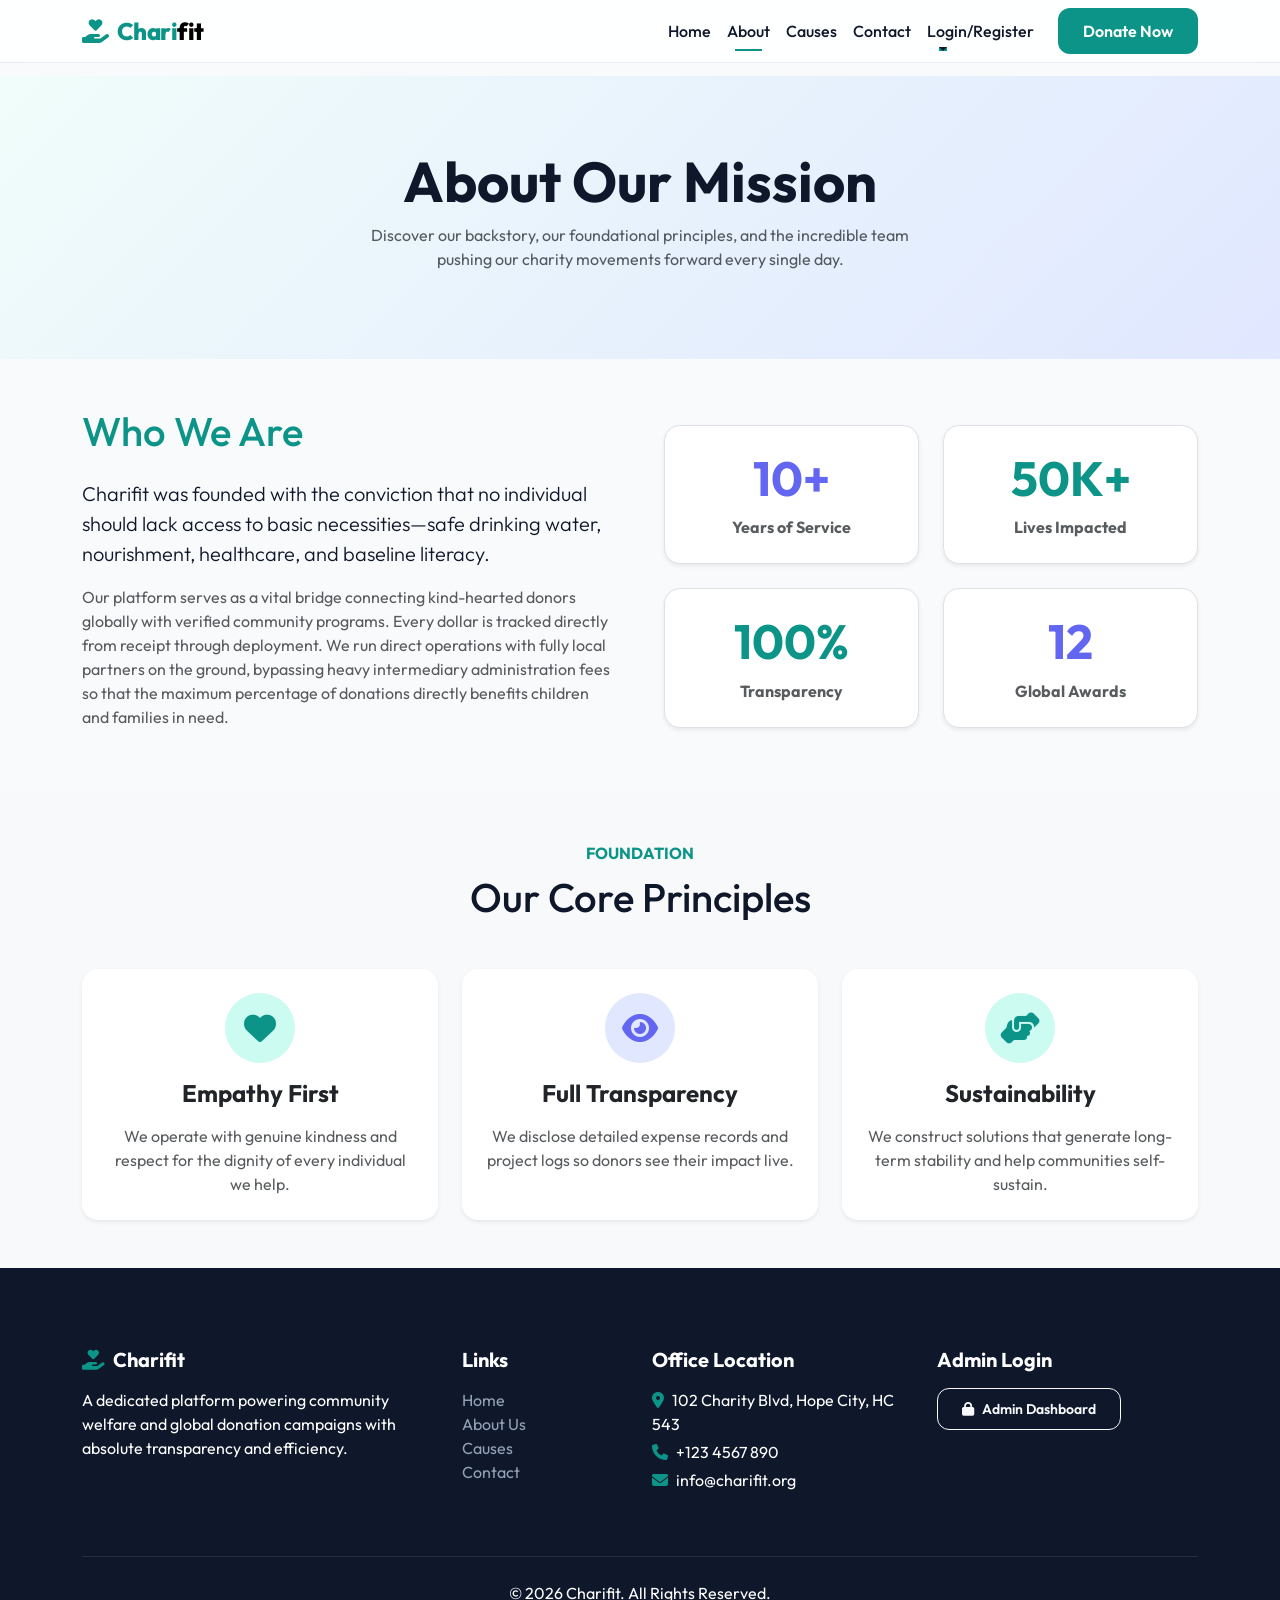
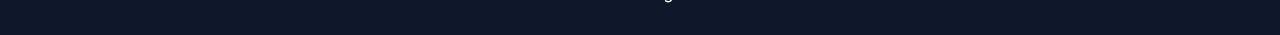
<file: src/main/webapp/about.html>
<!DOCTYPE html>
<html lang="en">
<head>
    <meta charset="UTF-8">
    <meta name="viewport" content="width=device-width, initial-scale=1.0">
    <title>About Us - Charifit</title>
    <!-- Bootstrap 5 CSS -->
    <link href="https://cdn.jsdelivr.net/npm/bootstrap@5.3.3/dist/css/bootstrap.min.css" rel="stylesheet">
    <!-- FontAwesome Icons -->
    <link href="https://cdnjs.cloudflare.com/ajax/libs/font-awesome/6.4.0/css/all.min.css" rel="stylesheet">
    <!-- Custom CSS -->
    <link href="css/style.css" rel="stylesheet">
</head>
<body>

    <!-- Header Navigation -->
    <nav class="navbar navbar-expand-lg navbar-charifit fixed-top">
        <div class="container">
            <a class="navbar-brand" href="index.html">
                <i class="fa-solid fa-hand-holding-heart text-teal me-2"></i><span>Chari</span>fit
            </a>
            <button class="navbar-toggler border-0" type="button" data-bs-toggle="collapse" data-bs-target="#navbarNav" aria-controls="navbarNav" aria-expanded="false" aria-label="Toggle navigation">
                <span class="navbar-toggler-icon"></span>
            </button>
            <div class="collapse navbar-collapse" id="navbarNav">
                <ul class="navbar-nav ms-auto align-items-center">
                    <li class="nav-item"><a class="nav-link" href="index.html">Home</a></li>
                    <li class="nav-item"><a class="nav-link active" href="about.html">About</a></li>
                    <li class="nav-item"><a class="nav-link" href="causes.html">Causes</a></li>
                    <li class="nav-item"><a class="nav-link" href="contact.html">Contact</a></li>
                    <li class="nav-item dropdown">
					    <a class="nav-link dropdown-toggle" href="#" id="loginLink" role="button" data-bs-toggle="dropdown">
					        Login/Register
					    </a>
					
					    <ul class="dropdown-menu">
					        <li><a class="dropdown-item" href="profile.html">My Profile</a></li>
					        <li><a class="dropdown-item" href="my-donations.html">My Donations</a></li>
					        <li><hr class="dropdown-divider"></li>
					        <li><a class="dropdown-item text-danger" href="#" onclick = "logoutUser(); return false;">Logout</a></li>
					    </ul>
					</li>

                    <li class="nav-item ms-lg-3 mt-3 mt-lg-0">
                        <a href="donate.html" class="btn btn-teal">Donate Now</a>
                    </li>
                </ul>
            </div>
        </div>
    </nav>

    <!-- Subpage Banner -->
    <section class="py-5 text-center" style="background: linear-gradient(135deg, #f0fdfa 0%, #e0e7ff 100%); margin-top: 76px;">
        <div class="container py-4">
            <h1 class="display-4 fw-bold">About Our Mission</h1>
            <p class="text-muted col-md-6 mx-auto">Discover our backstory, our foundational principles, and the incredible team pushing our charity movements forward every single day.</p>
        </div>
    </section>

    <!-- Detailed Bio Section -->
    <section class="py-5">
        <div class="container">
            <div class="row align-items-center g-5">
                <div class="col-lg-6">
                    <h2 class="h1 mb-4 text-teal">Who We Are</h2>
                    <p class="lead">Charifit was founded with the conviction that no individual should lack access to basic necessities—safe drinking water, nourishment, healthcare, and baseline literacy.</p>
                    <p class="text-muted">Our platform serves as a vital bridge connecting kind-hearted donors globally with verified community programs. Every dollar is tracked directly from receipt through deployment. We run direct operations with fully local partners on the ground, bypassing heavy intermediary administration fees so that the maximum percentage of donations directly benefits children and families in need.</p>
                </div>
                <div class="col-lg-6">
                    <div class="row g-4">
                        <div class="col-6">
                            <div class="p-4 bg-white border rounded-4 text-center shadow-sm">
                                <h3 class="display-5 fw-bold text-indigo">10+</h3>
                                <p class="text-muted mb-0 fw-bold">Years of Service</p>
                            </div>
                        </div>
                        <div class="col-6">
                            <div class="p-4 bg-white border rounded-4 text-center shadow-sm">
                                <h3 class="display-5 fw-bold text-teal">50K+</h3>
                                <p class="text-muted mb-0 fw-bold">Lives Impacted</p>
                            </div>
                        </div>
                        <div class="col-6">
                            <div class="p-4 bg-white border rounded-4 text-center shadow-sm">
                                <h3 class="display-5 fw-bold text-teal">100%</h3>
                                <p class="text-muted mb-0 fw-bold">Transparency</p>
                            </div>
                        </div>
                        <div class="col-6">
                            <div class="p-4 bg-white border rounded-4 text-center shadow-sm">
                                <h3 class="display-5 fw-bold text-indigo">12</h3>
                                <p class="text-muted mb-0 fw-bold">Global Awards</p>
                            </div>
                        </div>
                    </div>
                </div>
            </div>
        </div>
    </section>

    <!-- Core Values -->
    <section class="py-5 bg-light">
        <div class="container">
            <div class="text-center mb-5">
                <span class="text-teal fw-bold text-uppercase">Foundation</span>
                <h2 class="h1 mt-2">Our Core Principles</h2>
            </div>
            <div class="row g-4 text-center">
                <div class="col-md-4">
                    <div class="card border-0 shadow-sm rounded-4 h-100 p-4">
                        <div class="rounded-circle bg-teal-light text-teal mx-auto mb-3 p-3" style="width: 70px; height: 70px; display: flex; align-items: center; justify-content: center;">
                            <i class="fa-solid fa-heart fa-2xl"></i>
                        </div>
                        <h4 class="mb-3">Empathy First</h4>
                        <p class="text-muted mb-0">We operate with genuine kindness and respect for the dignity of every individual we help.</p>
                    </div>
                </div>
                <div class="col-md-4">
                    <div class="card border-0 shadow-sm rounded-4 h-100 p-4">
                        <div class="rounded-circle bg-indigo-light text-indigo mx-auto mb-3 p-3" style="width: 70px; height: 70px; display: flex; align-items: center; justify-content: center;">
                            <i class="fa-solid fa-eye fa-2xl"></i>
                        </div>
                        <h4 class="mb-3">Full Transparency</h4>
                        <p class="text-muted mb-0">We disclose detailed expense records and project logs so donors see their impact live.</p>
                    </div>
                </div>
                <div class="col-md-4">
                    <div class="card border-0 shadow-sm rounded-4 h-100 p-4">
                        <div class="rounded-circle bg-teal-light text-teal mx-auto mb-3 p-3" style="width: 70px; height: 70px; display: flex; align-items: center; justify-content: center;">
                            <i class="fa-solid fa-handshake-angle fa-2xl"></i>
                        </div>
                        <h4 class="mb-3">Sustainability</h4>
                        <p class="text-muted mb-0">We construct solutions that generate long-term stability and help communities self-sustain.</p>
                    </div>
                </div>
            </div>
        </div>
    </section>

    <!-- Footer -->
    <footer>
        <div class="container">
            <div class="row g-4">
                <div class="col-lg-4 col-md-6">
                    <h5 class="fw-bold mb-3"><i class="fa-solid fa-hand-holding-heart text-teal me-2"></i>Chari<span>fit</span></h5>
                    <p class="text-white">A dedicated platform powering community welfare and global donation campaigns with absolute transparency and efficiency.</p>
                </div>
                <div class="col-lg-2 col-md-6">
                    <h5 class="fw-bold mb-3">Links</h5>
                    <ul class="list-unstyled">
                        <li><a href="index.html">Home</a></li>
                        <li><a href="about.html">About Us</a></li>
                        <li><a href="causes.html">Causes</a></li>
                        <li><a href="contact.html">Contact</a></li>
                    </ul>
                </div>
                <div class="col-lg-3 col-md-6">
                    <h5 class="fw-bold mb-3">Office Location</h5>
                    <p class="text-white mb-1"><i class="fa-solid fa-location-dot me-2 text-teal"></i>102 Charity Blvd, Hope City, HC 543</p>
                    <p class="text-white mb-1"><i class="fa-solid fa-phone me-2 text-teal"></i>+123 4567 890</p>
                    <p class="text-white"><i class="fa-solid fa-envelope me-2 text-teal"></i>info@charifit.org</p>
                </div>
                <div class="col-lg-3 col-md-6">
                    <h5 class="fw-bold mb-3">Admin Login</h5>
                    <a href="login.html" class="btn btn-sm btn-outline-light"><i class="fa-solid fa-lock me-2"></i>Admin Dashboard</a>
                </div>
            </div>
            <hr class="mt-5 border-secondary">
            <div class="text-center text-white mt-4">
                <p class="mb-0">&copy; 2026 Charifit. All Rights Reserved.</p>
            </div>
        </div>
    </footer>

    <!-- Bootstrap 5 JavaScript Bundle -->
    <script src="https://cdn.jsdelivr.net/npm/bootstrap@5.3.0/dist/js/bootstrap.bundle.min.js"></script>
    <!-- Custom General Logic -->
    <script src="js/auth.js"></script>
    <script src="js/app.js"></script>
</body>
</html>
</file>
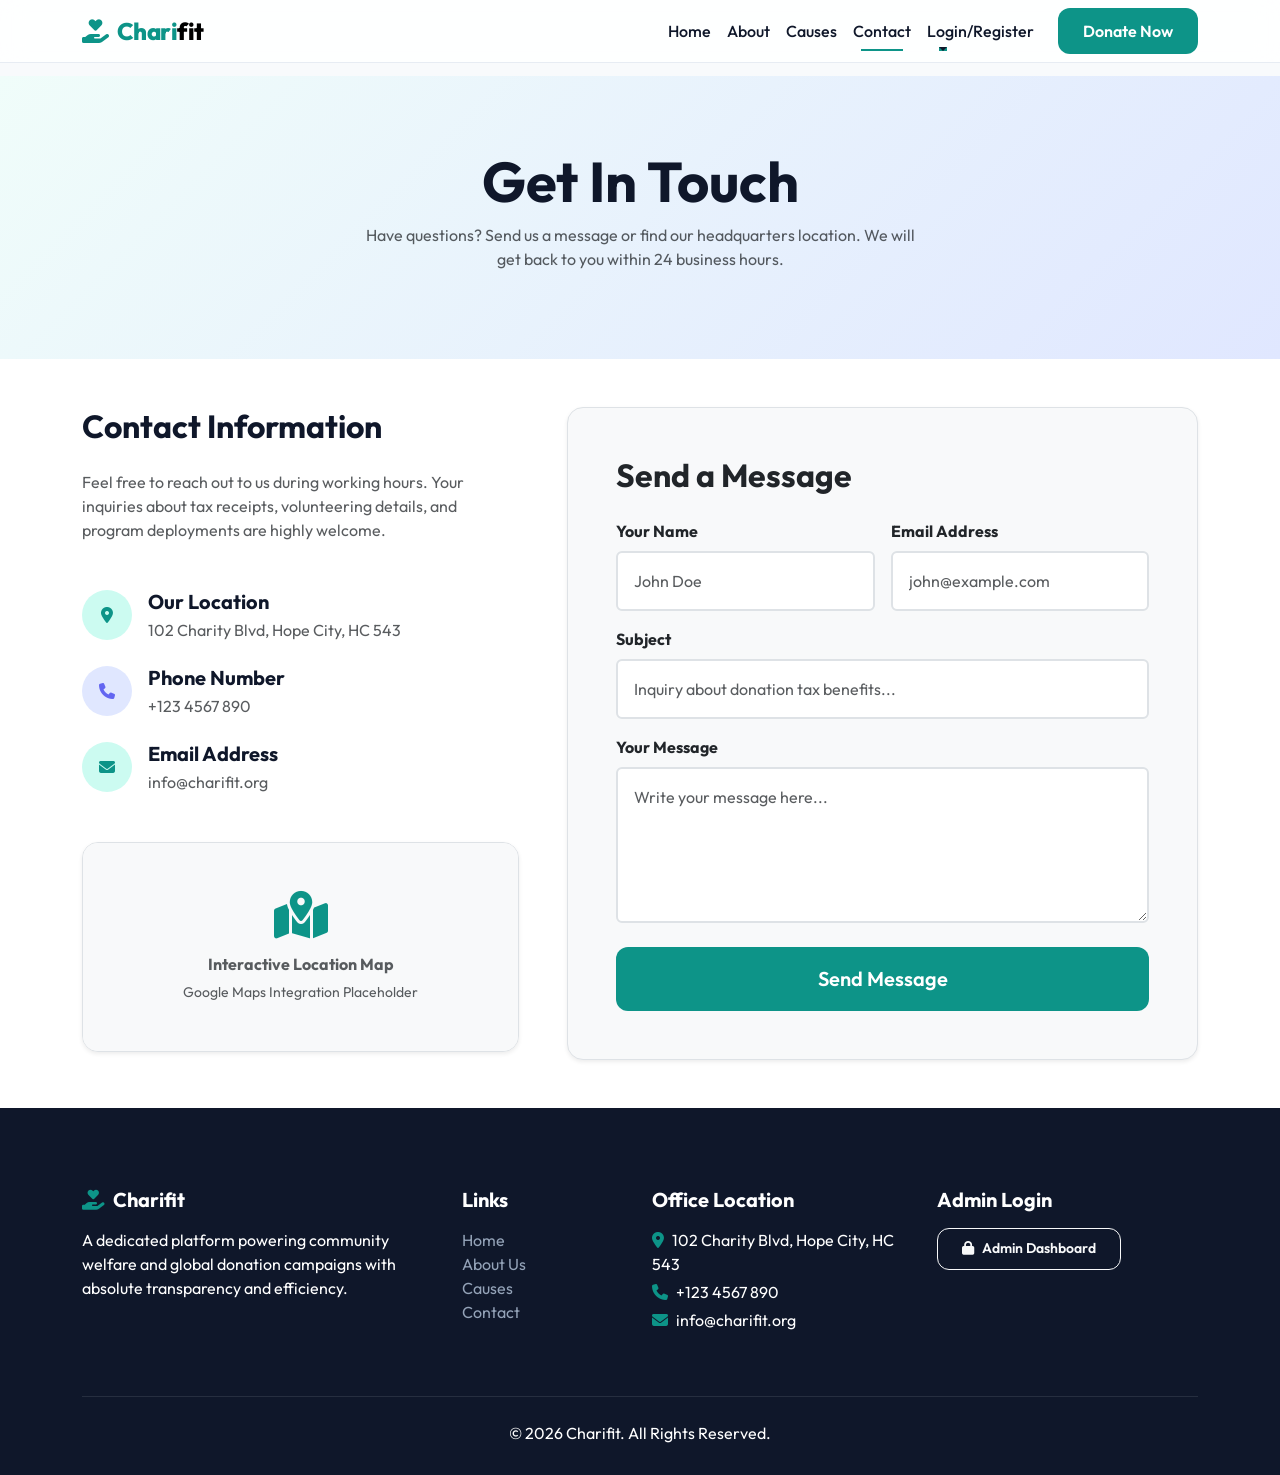
<file: src/main/webapp/contact.html>
<!DOCTYPE html>
<html lang="en">
<head>
    <meta charset="UTF-8">
    <meta name="viewport" content="width=device-width, initial-scale=1.0">
    <title>Contact Us - Charifit</title>
    <!-- Bootstrap 5 CSS -->
    <link href="https://cdn.jsdelivr.net/npm/bootstrap@5.3.3/dist/css/bootstrap.min.css" rel="stylesheet">
    <!-- FontAwesome Icons -->
    <link href="https://cdnjs.cloudflare.com/ajax/libs/font-awesome/6.4.0/css/all.min.css" rel="stylesheet">
    <!-- Custom CSS -->
    <link href="css/style.css" rel="stylesheet">
</head>
<body>

    <!-- Header Navigation -->
    <nav class="navbar navbar-expand-lg navbar-charifit fixed-top">
        <div class="container">
            <a class="navbar-brand" href="index.html">
                <i class="fa-solid fa-hand-holding-heart text-teal me-2"></i><span>Chari</span>fit
            </a>
            <button class="navbar-toggler border-0" type="button" data-bs-toggle="collapse" data-bs-target="#navbarNav" aria-controls="navbarNav" aria-expanded="false" aria-label="Toggle navigation">
                <span class="navbar-toggler-icon"></span>
            </button>
            <div class="collapse navbar-collapse" id="navbarNav">
                <ul class="navbar-nav ms-auto align-items-center">
                    <li class="nav-item"><a class="nav-link" href="index.html">Home</a></li>
                    <li class="nav-item"><a class="nav-link" href="about.html">About</a></li>
                    <li class="nav-item"><a class="nav-link" href="causes.html">Causes</a></li>
                    <li class="nav-item"><a class="nav-link active" href="contact.html">Contact</a></li>
                    <li class="nav-item dropdown">
					    <a class="nav-link dropdown-toggle" href="#" id="loginLink" role="button" data-bs-toggle="dropdown">
					        Login/Register
					    </a>
					
					    <ul class="dropdown-menu">
					        <li><a class="dropdown-item" href="profile.html">My Profile</a></li>
					        <li><a class="dropdown-item" href="my-donations.html">My Donations</a></li>
					        <li><hr class="dropdown-divider"></li>
					        <li><a class="dropdown-item text-danger" href="#" onclick = "logoutUser(); return false;">Logout</a></li>
					    </ul>
					</li>

                    <li class="nav-item ms-lg-3 mt-3 mt-lg-0">
                        <a href="donate.html" class="btn btn-teal">Donate Now</a>
                    </li>
                </ul>
            </div>
        </div>
    </nav>

    <!-- Subpage Banner -->
    <section class="py-5 text-center" style="background: linear-gradient(135deg, #f0fdfa 0%, #e0e7ff 100%); margin-top: 76px;">
        <div class="container py-4">
            <h1 class="display-4 fw-bold">Get In Touch</h1>
            <p class="text-muted col-md-6 mx-auto">Have questions? Send us a message or find our headquarters location. We will get back to you within 24 business hours.</p>
        </div>
    </section>

    <!-- Contact Form & Info Grid -->
    <section class="py-5 bg-white">
        <div class="container">
            <div class="row g-5">
                <!-- Contact Details -->
                <div class="col-lg-5">
                    <h2 class="fw-bold mb-4">Contact Information</h2>
                    <p class="text-muted mb-5">Feel free to reach out to us during working hours. Your inquiries about tax receipts, volunteering details, and program deployments are highly welcome.</p>

                    <div class="d-flex align-items-start mb-4">
                        <div class="rounded-circle bg-teal-light text-teal p-3 me-3" style="width: 50px; height: 50px; display: flex; align-items: center; justify-content: center;">
                            <i class="fa-solid fa-location-dot"></i>
                        </div>
                        <div>
                            <h5 class="fw-bold mb-1">Our Location</h5>
                            <p class="text-muted mb-0">102 Charity Blvd, Hope City, HC 543</p>
                        </div>
                    </div>

                    <div class="d-flex align-items-start mb-4">
                        <div class="rounded-circle bg-indigo-light text-indigo p-3 me-3" style="width: 50px; height: 50px; display: flex; align-items: center; justify-content: center;">
                            <i class="fa-solid fa-phone"></i>
                        </div>
                        <div>
                            <h5 class="fw-bold mb-1">Phone Number</h5>
                            <p class="text-muted mb-0">+123 4567 890</p>
                        </div>
                    </div>

                    <div class="d-flex align-items-start mb-4">
                        <div class="rounded-circle bg-teal-light text-teal p-3 me-3" style="width: 50px; height: 50px; display: flex; align-items: center; justify-content: center;">
                            <i class="fa-solid fa-envelope"></i>
                        </div>
                        <div>
                            <h5 class="fw-bold mb-1">Email Address</h5>
                            <p class="text-muted mb-0">info@charifit.org</p>
                        </div>
                    </div>

                    <!-- Static Map Mockup -->
                    <div class="card rounded-4 border overflow-hidden shadow-sm mt-5">
                        <div class="bg-light p-5 text-center text-muted">
                            <i class="fa-solid fa-map-location-dot fa-3x mb-3 text-teal"></i>
                            <h6 class="fw-bold">Interactive Location Map</h6>
                            <p class="small mb-0">Google Maps Integration Placeholder</p>
                        </div>
                    </div>
                </div>

                <!-- Contact Form -->
                <div class="col-lg-7">
                    <div class="card border rounded-4 p-4 p-md-5 shadow-sm bg-light">
                        <h2 class="fw-bold mb-4">Send a Message</h2>
                        <form id="contactForm">
                            <div class="row g-3">
                                <div class="col-md-6">
                                    <label for="conName" class="form-label fw-bold">Your Name</label>
                                    <input type="text" class="form-control p-3 border-2" id="conName" placeholder="John Doe" required>
                                </div>
                                <div class="col-md-6">
                                    <label for="conEmail" class="form-label fw-bold">Email Address</label>
                                    <input type="email" class="form-control p-3 border-2" id="conEmail" placeholder="john@example.com" required>
                                </div>
                                <div class="col-12">
                                    <label for="conSubject" class="form-label fw-bold">Subject</label>
                                    <input type="text" class="form-control p-3 border-2" id="conSubject" placeholder="Inquiry about donation tax benefits..." required>
                                </div>
                                <div class="col-12">
                                    <label for="conMessage" class="form-label fw-bold">Your Message</label>
                                    <textarea class="form-control p-3 border-2" id="conMessage" rows="5" placeholder="Write your message here..." required></textarea>
                                </div>
                                <div class="col-12 mt-4">
                                    <button type="submit" class="btn btn-teal btn-lg w-100 p-3">Send Message</button>
                                </div>
                            </div>
                        </form>
                    </div>
                </div>
            </div>
        </div>
    </section>

    <!-- Footer -->
    <footer>
        <div class="container">
            <div class="row g-4">
                <div class="col-lg-4 col-md-6">
                    <h5 class="fw-bold mb-3"><i class="fa-solid fa-hand-holding-heart text-teal me-2"></i>Chari<span>fit</span></h5>
                    <p class="text-white">A dedicated platform powering community welfare and global donation campaigns with absolute transparency and efficiency.</p>
                </div>
                <div class="col-lg-2 col-md-6">
                    <h5 class="fw-bold mb-3">Links</h5>
                    <ul class="list-unstyled">
                        <li><a href="index.html">Home</a></li>
                        <li><a href="about.html">About Us</a></li>
                        <li><a href="causes.html">Causes</a></li>
                        <li><a href="contact.html">Contact</a></li>
                    </ul>
                </div>
                <div class="col-lg-3 col-md-6">
                    <h5 class="fw-bold mb-3">Office Location</h5>
                    <p class="text-white mb-1"><i class="fa-solid fa-location-dot me-2 text-teal"></i>102 Charity Blvd, Hope City, HC 543</p>
                    <p class="text-white mb-1"><i class="fa-solid fa-phone me-2 text-teal"></i>+123 4567 890</p>
                    <p class="text-white"><i class="fa-solid fa-envelope me-2 text-teal"></i>info@charifit.org</p>
                </div>
                <div class="col-lg-3 col-md-6">
                    <h5 class="fw-bold mb-3">Admin Login</h5>
                    <a href="login.html" class="btn btn-sm btn-outline-light"><i class="fa-solid fa-lock me-2"></i>Admin Dashboard</a>
                </div>
            </div>
            <hr class="mt-5 border-secondary">
            <div class="text-center text-white mt-4">
                <p class="mb-0">&copy; 2026 Charifit. All Rights Reserved.</p>
            </div>
        </div>
    </footer>

    <!-- Bootstrap 5 JavaScript Bundle -->
    <script src="https://cdn.jsdelivr.net/npm/bootstrap@5.3.0/dist/js/bootstrap.bundle.min.js"></script>
    <!-- Custom General Logic -->
    <script src="js/auth.js"></script>
    <script src="js/app.js"></script>
</body>
</html>
</file>
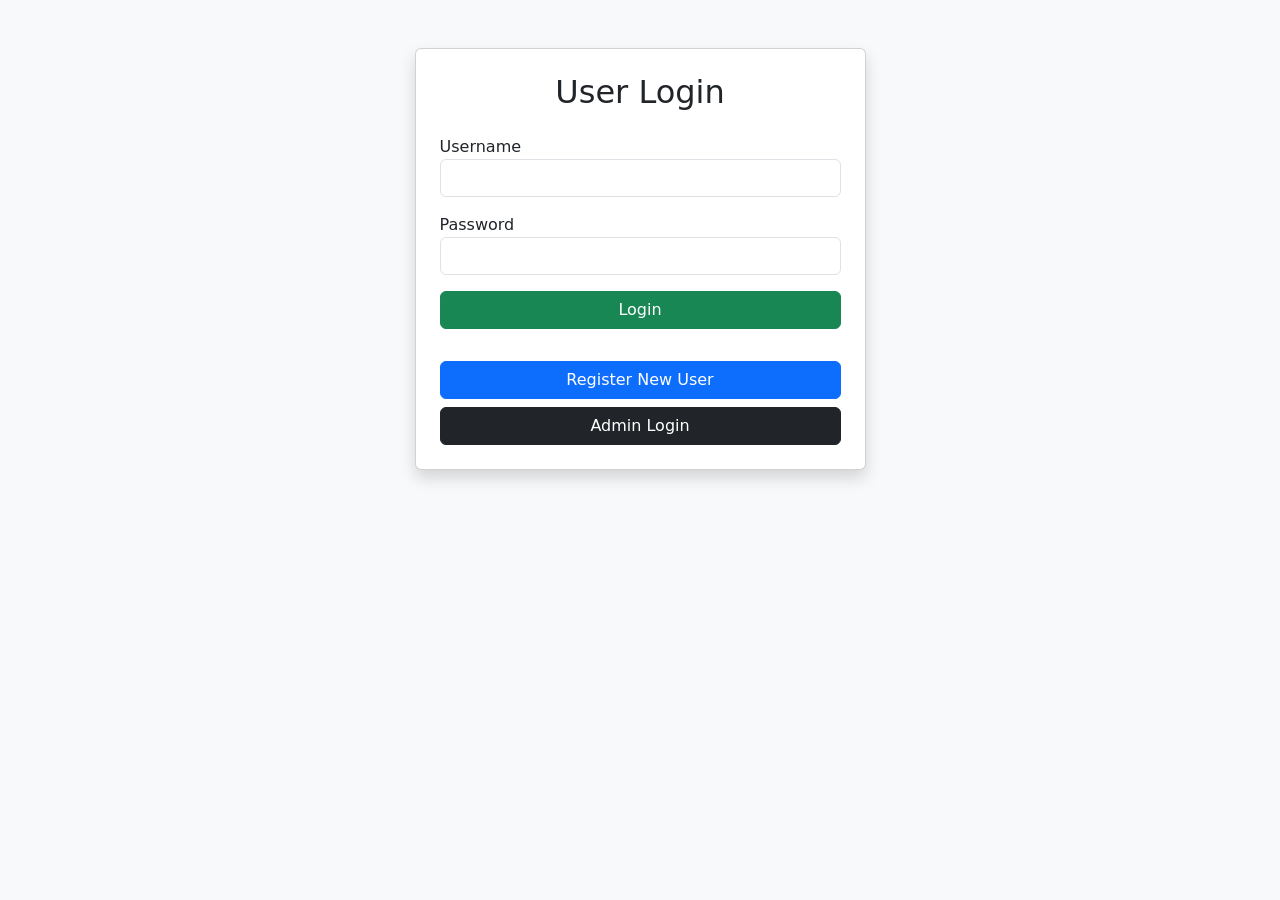
<file: src/main/webapp/my-donations.html>
<!DOCTYPE html>
<html>
<head>
    <title>My Donations</title>
    <link href="https://cdn.jsdelivr.net/npm/bootstrap@5.3.3/dist/css/bootstrap.min.css" rel="stylesheet">
</head>
<body>

<div class="container mt-5">
    <h2>My Donations</h2>

    <table class="table table-bordered mt-3">
        <thead>
            <tr>
                <th>Cause</th>
                <th>Amount</th>
                <th>Date</th>
                <th>Certificate</th>
            </tr>
        </thead>
        <tbody id="donationTableBody">
        </tbody>
    </table>
</div>

<script src="js/my-donations.js"></script>

</body>
</html>
</file>
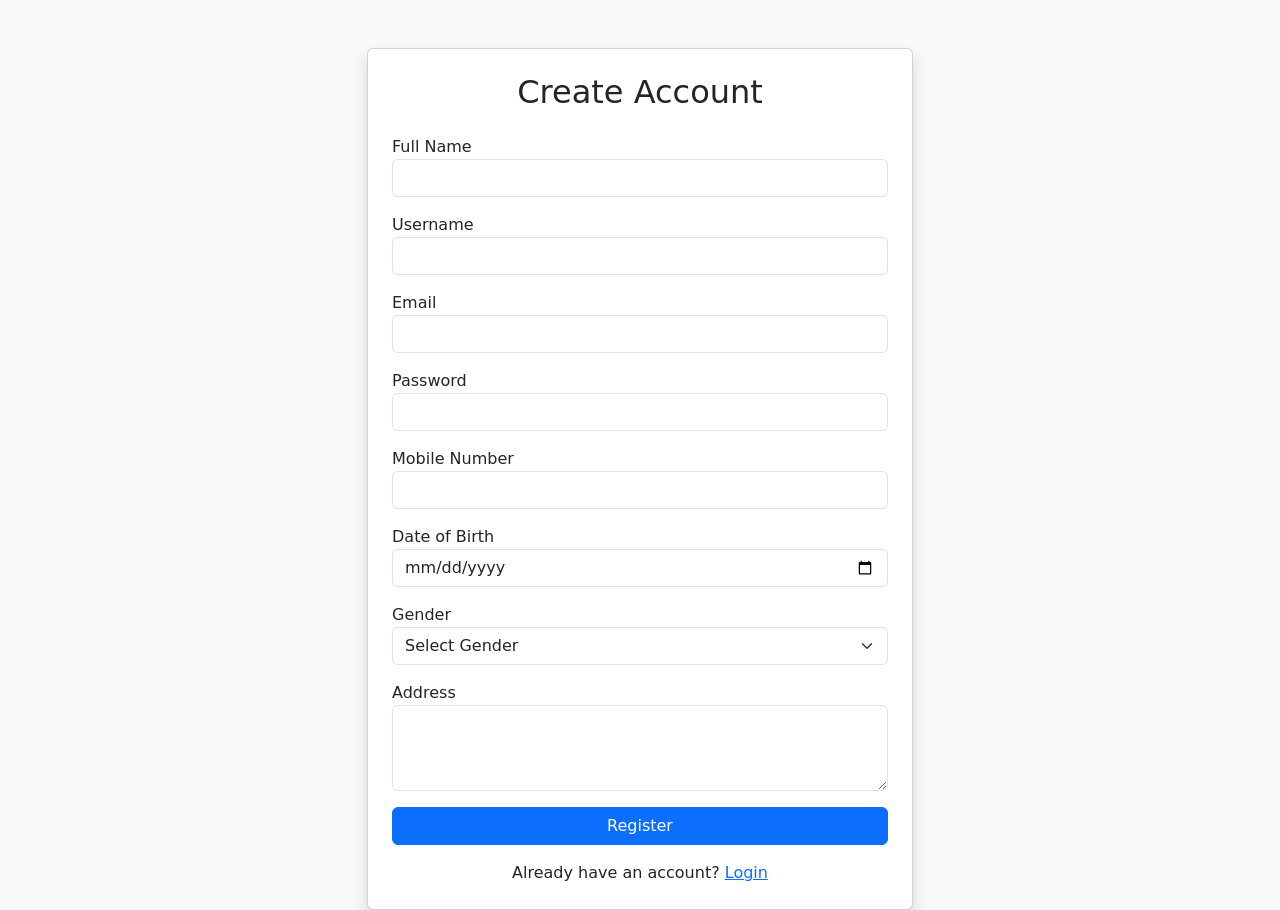
<file: src/main/webapp/register.html>
<!DOCTYPE html>
<html>
<head>
<meta charset="UTF-8">
<title>Register - Charifit</title>

<link href="https://cdn.jsdelivr.net/npm/bootstrap@5.3.3/dist/css/bootstrap.min.css" rel="stylesheet">

</head>
<body class="bg-light">

<div class="container mt-5">

<div class="row justify-content-center">

<div class="col-md-6">

<div class="card shadow p-4">

<h2 class="text-center mb-4">Create Account</h2>

<form action="register" method="post">

<div class="mb-3">
    <label>Full Name</label>
    <input type="text" name="fullName" class="form-control" required>
</div>

<div class="mb-3">
    <label>Username</label>
    <input type="text" name="username" class="form-control" required>
</div>

<div class="mb-3">
    <label>Email</label>
    <input type="email" name="email" class="form-control" required>
</div>

<div class="mb-3">
    <label>Password</label>
    <input type="password" name="password" class="form-control" required>
</div>

<div class="mb-3">
    <label>Mobile Number</label>
    <input type="text" name="mobile" class="form-control" required>
</div>

<div class="mb-3">
    <label>Date of Birth</label>
    <input type="date" name="dob" class="form-control">
</div>

<div class="mb-3">
    <label>Gender</label>
    <select name="gender" class="form-select">
        <option value="">Select Gender</option>
        <option value="Male">Male</option>
        <option value="Female">Female</option>
        <option value="Other">Other</option>
    </select>
</div>

<div class="mb-3">
    <label>Address</label>
    <textarea name="address" class="form-control" rows="3"></textarea>
</div>

<button class="btn btn-primary w-100">
    Register
</button>

</form>

<div class="text-center mt-3">
Already have an account?
<a href="user-login.html">Login</a>
</div>

</div>

</div>

</div>

</div>

</body>
</html>
</file>
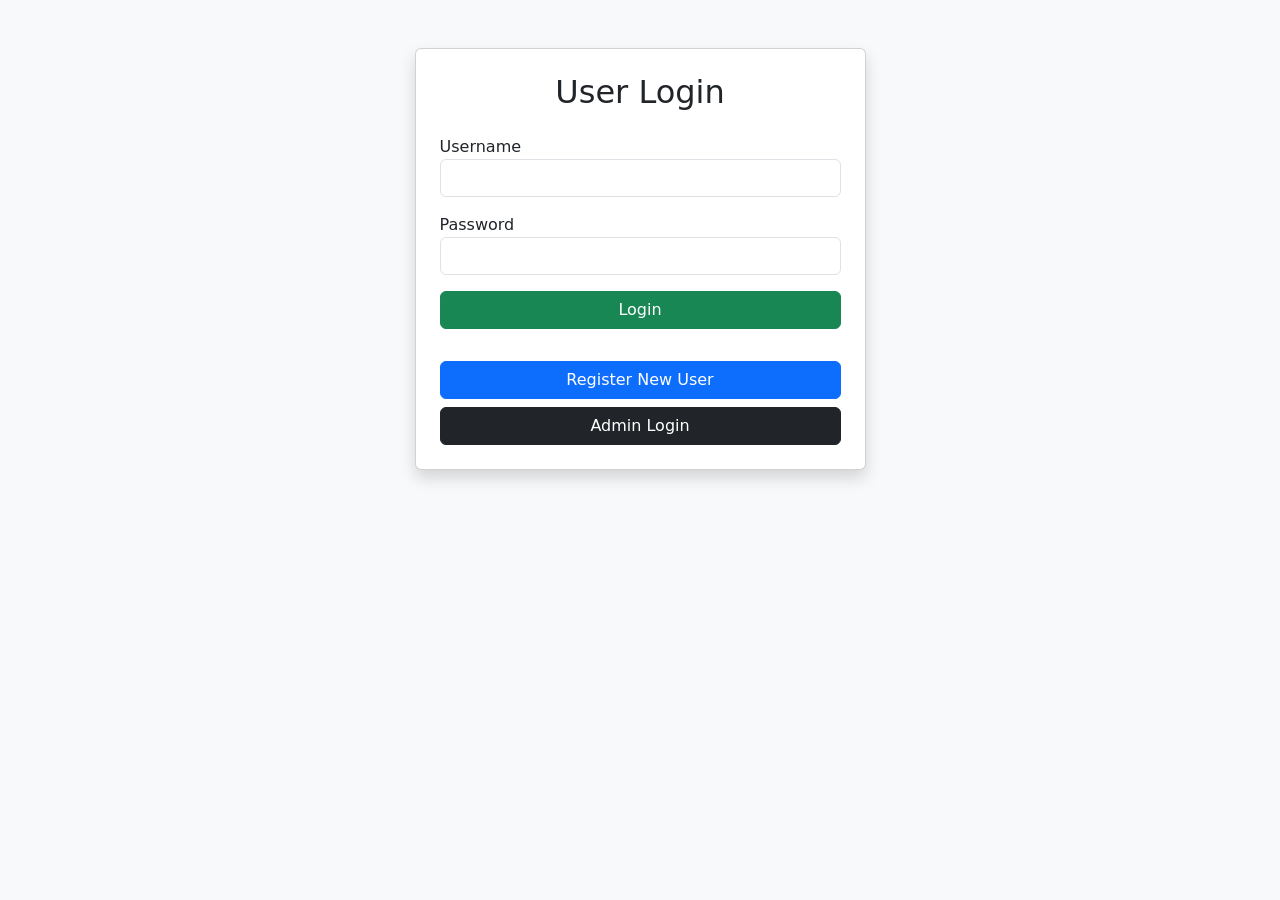
<file: src/main/webapp/user-login.html>
<!DOCTYPE html>
<html>
<head>
<meta charset="UTF-8">
<title>User Login</title>

<link href="https://cdn.jsdelivr.net/npm/bootstrap@5.3.3/dist/css/bootstrap.min.css" rel="stylesheet">

</head>
<body class="bg-light">

	<div class="container mt-5">

		<div class="row justify-content-center">

			<div class="col-md-5">

				<div class="card shadow p-4">

					<h2 class="text-center mb-4">
						User Login
					</h2>

					<form id="loginForm">

						<div class="mb-3">
							<label>Username</label>
								<input type="text" id="username" class="form-control" required>
						</div>

						<div class="mb-3">
							<label>Password</label>
								<input type="password" id="password" class="form-control" required>
						</div>

						<button class="btn btn-success w-100">
						Login
						</button>

					</form>

				<div id="result" class="mt-3"></div>

					<div class="text-center mt-3">

					    <a href="register.html" class="btn btn-primary w-100 mb-2">
					        Register New User
					    </a>
					
					    <a href="login.html" class="btn btn-dark w-100">
					        Admin Login
					    </a>
					
					</div>

				</div>

			</div>

		</div>

	</div>

<script>

	document.getElementById("loginForm")
	.addEventListener("submit", function(e){
	
	e.preventDefault();
	
	fetch("./api/auth/login",{
	
	method:"POST",
	
	headers:{
	"Content-Type":"application/json"
	},
	
	body:JSON.stringify({
	
	username:
	document.getElementById("username").value,
	
	password:
	document.getElementById("password").value
	
	})
	
	})
	
	.then(res => res.json())
.then(data => {

    console.log("LOGIN RESPONSE =", data);

    if(data.success){

        localStorage.setItem("username", data.username);
        localStorage.setItem("loggedInUser", data.fullName);
        localStorage.setItem("userEmail", data.email);

        console.log("Stored Username:", data.username);
        console.log("Stored Name:", data.fullName);
        console.log("Stored Email:", data.email);

        window.location.href = "index.html";
    }
})
	});
	
	

</script>

</body>
</html>
</file>
<file: src/main/webapp/css/style.css>
/* Charifit Premium Stylesheet */
@import url('https://fonts.googleapis.com/css2?family=Outfit:wght@300;400;500;600;700;800&display=swap');

:root {
    --primary-color: #0d9488;       /* Teal */
    --primary-dark: #0f766e;
    --primary-light: #ccfbf1;
    --secondary-color: #6366f1;     /* Vibrant Indigo */
    --secondary-dark: #4f46e5;
    --secondary-light: #e0e7ff;
    --accent-color: #f43f5e;        /* Coral */
    --accent-dark: #be123c;
    --dark-color: #0f172a;          /* Slate 900 */
    --light-color: #f8fafc;         /* Slate 50 */
    --gray-color: #64748b;          /* Slate 500 */
    --border-color: #e2e8f0;        /* Slate 200 */
    --card-shadow: 0 10px 25px -5px rgba(15, 23, 42, 0.05), 0 8px 10px -6px rgba(15, 23, 42, 0.05);
    --hover-shadow: 0 20px 35px -5px rgba(15, 23, 42, 0.1), 0 12px 15px -8px rgba(15, 23, 42, 0.1);
}

/* Custom Scrollbar */
::-webkit-scrollbar {
    width: 8px;
    height: 8px;
}
::-webkit-scrollbar-track {
    background: var(--light-color);
}
::-webkit-scrollbar-thumb {
    background: #cbd5e1;
    border-radius: 10px;
    border: 2px solid var(--light-color);
}
::-webkit-scrollbar-thumb:hover {
    background: var(--primary-color);
}

body {
    font-family: 'Outfit', sans-serif;
    background-color: var(--light-color);
    color: var(--dark-color);
    overflow-x: hidden;
}

/* Typography Helper */
h1, h2, h3, h4, h5, h6 {
    font-weight: 700;
}

.text-teal {
    color: var(--primary-color) !important;
}
.text-indigo {
    color: var(--secondary-color) !important;
}
.bg-teal-light {
    background-color: var(--primary-light);
}
.bg-indigo-light {
    background-color: var(--secondary-light);
}

/* Premium Navigation Bar */
.navbar-charifit {
    background-color: rgba(255, 255, 255, 0.85);
    backdrop-filter: blur(12px);
    -webkit-backdrop-filter: blur(12px);
    border-bottom: 1px solid rgba(226, 232, 240, 0.8);
    transition: all 0.3s ease;
}

.navbar-charifit.scrolled {
    padding-top: 10px;
    padding-bottom: 10px;
    box-shadow: 0 4px 6px -1px rgba(0, 0, 0, 0.05);
}

.navbar-brand {
    font-weight: 800;
    font-size: 1.5rem;
    letter-spacing: -0.5px;
}

.navbar-brand span {
    color: var(--primary-color);
}

.nav-link {
    font-weight: 500;
    color: var(--dark-color) !important;
    position: relative;
    padding: 0.5rem 1rem;
    transition: color 0.2s ease;
}

.nav-link::after {
    content: '';
    position: absolute;
    width: 0;
    height: 2px;
    bottom: 0;
    left: 1rem;
    background-color: var(--primary-color);
    transition: width 0.3s ease;
}

.nav-link:hover::after,
.nav-link.active::after {
    width: calc(100% - 2rem);
}

.nav-link:hover {
    color: var(--primary-color) !important;
}

.badge {
    padding: 6px 10px;
    border-radius: 8px;
    font-size: 12px;
}

.bg-warning {
    background: #ffc107;
    color: #000;
}

.bg-primary {
    background: #0d6efd;
    color: #fff;
}

.bg-danger {
    background: #dc3545;
    color: #fff;
}

/* Button System */
.btn {
    border-radius: 12px;
    padding: 0.6rem 1.5rem;
    font-weight: 600;
    transition: all 0.3s cubic-bezier(0.4, 0, 0.2, 1);
}

.btn-teal {
    background-color: var(--primary-color);
    color: white;
}

.btn-teal:hover {
    background-color: var(--primary-dark);
    color: white;
    transform: translateY(-2px);
    box-shadow: 0 10px 15px -3px rgba(13, 148, 136, 0.3);
}

.btn-outline-teal {
    border: 2px solid var(--primary-color);
    color: var(--primary-color);
    background-color: transparent;
}

.btn-outline-teal:hover {
    background-color: var(--primary-color);
    color: white;
    transform: translateY(-2px);
}

.btn-indigo {
    background-color: var(--secondary-color);
    color: white;
}

.btn-indigo:hover {
    background-color: var(--secondary-dark);
    color: white;
    transform: translateY(-2px);
    box-shadow: 0 10px 15px -3px rgba(79, 70, 229, 0.3);
}

/* Hero Section */
.hero-section {
    position: relative;
    padding: 160px 0 120px 0;
    background: linear-gradient(135deg, #f0fdfa 0%, #e0e7ff 100%);
    overflow: hidden;
}

.hero-section::before {
    content: '';
    position: absolute;
    top: -10%;
    right: -10%;
    width: 400px;
    height: 400px;
    border-radius: 50%;
    background: rgba(13, 148, 136, 0.05);
    filter: blur(80px);
}

.hero-title {
    font-size: 3.5rem;
    font-weight: 800;
    line-height: 1.15;
    letter-spacing: -1.5px;
    color: var(--dark-color);
    margin-bottom: 1.5rem;
}

.hero-subtitle {
    font-size: 1.15rem;
    color: var(--gray-color);
    line-height: 1.6;
    margin-bottom: 2rem;
}

.hero-image-wrapper {
    position: relative;
    z-index: 2;
}

.hero-image-wrapper img {
    border-radius: 24px;
    box-shadow: var(--hover-shadow);
    border: 8px solid white;
}

/* Stats Section */
.stats-card {
    background: white;
    border-radius: 20px;
    padding: 2rem;
    box-shadow: var(--card-shadow);
    border: 1px solid var(--border-color);
    transition: all 0.3s ease;
}

.stats-card:hover {
    transform: translateY(-5px);
    box-shadow: var(--hover-shadow);
}

.stats-number {
    font-size: 2.75rem;
    font-weight: 800;
    letter-spacing: -1px;
    line-height: 1;
    margin-bottom: 0.5rem;
}

/* Cause Card */
.cause-card {
    background: white;
    border-radius: 20px;
    overflow: hidden;
    box-shadow: var(--card-shadow);
    border: 1px solid var(--border-color);
    transition: all 0.3s cubic-bezier(0.4, 0, 0.2, 1);
    height: 100%;
    display: flex;
    flex-direction: column;
}

.cause-card:hover {
    transform: translateY(-8px);
    box-shadow: var(--hover-shadow);
}

.cause-img-wrapper {
    position: relative;
    height: 220px;
    overflow: hidden;
}

.cause-img-wrapper img {
    width: 100%;
    height: 100%;
    object-fit: cover;
    transition: transform 0.5s ease;
}

.cause-card:hover .cause-img-wrapper img {
    transform: scale(1.08);
}

.cause-tag {
    position: absolute;
    top: 15px;
    left: 15px;
    background-color: var(--primary-color);
    color: white;
    padding: 0.3rem 0.8rem;
    font-size: 0.75rem;
    font-weight: 700;
    border-radius: 20px;
    text-transform: uppercase;
}

.cause-content {
    padding: 1.5rem;
    display: flex;
    flex-direction: column;
    flex-grow: 1;
}

.cause-title {
    font-size: 1.25rem;
    font-weight: 700;
    margin-bottom: 0.75rem;
    line-height: 1.4;
    transition: color 0.2s ease;
}

.cause-card:hover .cause-title {
    color: var(--primary-color);
}

.cause-desc {
    color: var(--gray-color);
    font-size: 0.9rem;
    line-height: 1.5;
    margin-bottom: 1.5rem;
    flex-grow: 1;
}

.progress-wrapper {
    margin-bottom: 1.5rem;
}

.progress {
    height: 8px;
    border-radius: 10px;
    background-color: #f1f5f9;
    overflow: visible;
}

.progress-bar {
    border-radius: 10px;
    background: linear-gradient(90deg, var(--primary-color) 0%, #2dd4bf 100%);
    position: relative;
    transition: width 0.8s ease-in-out;
}

.progress-info {
    display: flex;
    justify-content: space-between;
    font-size: 0.85rem;
    font-weight: 600;
    margin-top: 0.5rem;
}

/* Donate Page specific */
.donate-option-btn {
    border: 2px solid var(--border-color);
    background: white;
    padding: 1rem;
    font-weight: 700;
    font-size: 1.25rem;
    border-radius: 12px;
    width: 100%;
    transition: all 0.2s ease;
    color: var(--dark-color);
}

.donate-option-btn:hover {
    border-color: var(--primary-color);
    background-color: var(--primary-light);
}

.donate-option-btn.active {
    border-color: var(--primary-color);
    background-color: var(--primary-color);
    color: white;
}

.payment-method-card {
    border: 2px solid var(--border-color);
    border-radius: 16px;
    padding: 1.25rem;
    cursor: pointer;
    transition: all 0.2s ease;
    display: flex;
    align-items: center;
}

.payment-method-card:hover {
    border-color: var(--secondary-color);
}

.payment-method-card.active {
    border-color: var(--secondary-color);
    background-color: var(--secondary-light);
}

/* Admin Dashboard styles */
.admin-sidebar {
    background: white;
    border-right: 1px solid var(--border-color);
    min-height: calc(100vh - 60px);
}

.admin-nav-item {
    display: flex;
    align-items: center;
    padding: 0.85rem 1.5rem;
    font-weight: 600;
    color: var(--gray-color);
    text-decoration: none;
    border-left: 4px solid transparent;
    transition: all 0.2s ease;
}

.admin-nav-item:hover {
    color: var(--primary-color);
    background-color: var(--light-color);
}

.admin-nav-item.active {
    color: var(--primary-color);
    background-color: var(--primary-light);
    border-left-color: var(--primary-color);
}

.admin-nav-item i {
    margin-right: 10px;
    width: 20px;
    font-size: 1.1rem;
}

.admin-card {
    background: white;
    border-radius: 16px;
    border: 1px solid var(--border-color);
    padding: 1.5rem;
    box-shadow: var(--card-shadow);
}

.table-responsive {
    border-radius: 12px;
    overflow: hidden;
    border: 1px solid var(--border-color);
}

.table thead {
    background-color: #f8fafc;
}

.table th {
    font-weight: 600;
    text-transform: uppercase;
    font-size: 0.75rem;
    letter-spacing: 0.5px;
    padding: 1rem;
    border-bottom: 1px solid var(--border-color);
}

.table td {
    padding: 1rem;
    vertical-align: middle;
    border-bottom: 1px solid var(--border-color);
}

/* Footer Section */
footer {
    background-color: var(--dark-color);
    color: #94a3b8;
    padding: 80px 0 30px 0;
}

footer h5 {
    color: white;
    margin-bottom: 1.5rem;
}

footer a {
    color: #94a3b8;
    text-decoration: none;
    transition: color 0.2s ease;
}

footer a:hover {
    color: var(--primary-color);
}

.footer-social-link {
    display: inline-flex;
    align-items: center;
    justify-content: center;
    width: 40px;
    height: 40px;
    background-color: #1e293b;
    color: white !important;
    border-radius: 50%;
    margin-right: 10px;
    transition: all 0.3s ease;
}

.footer-social-link:hover {
    background-color: var(--primary-color);
    transform: translateY(-3px);
}
</file>
